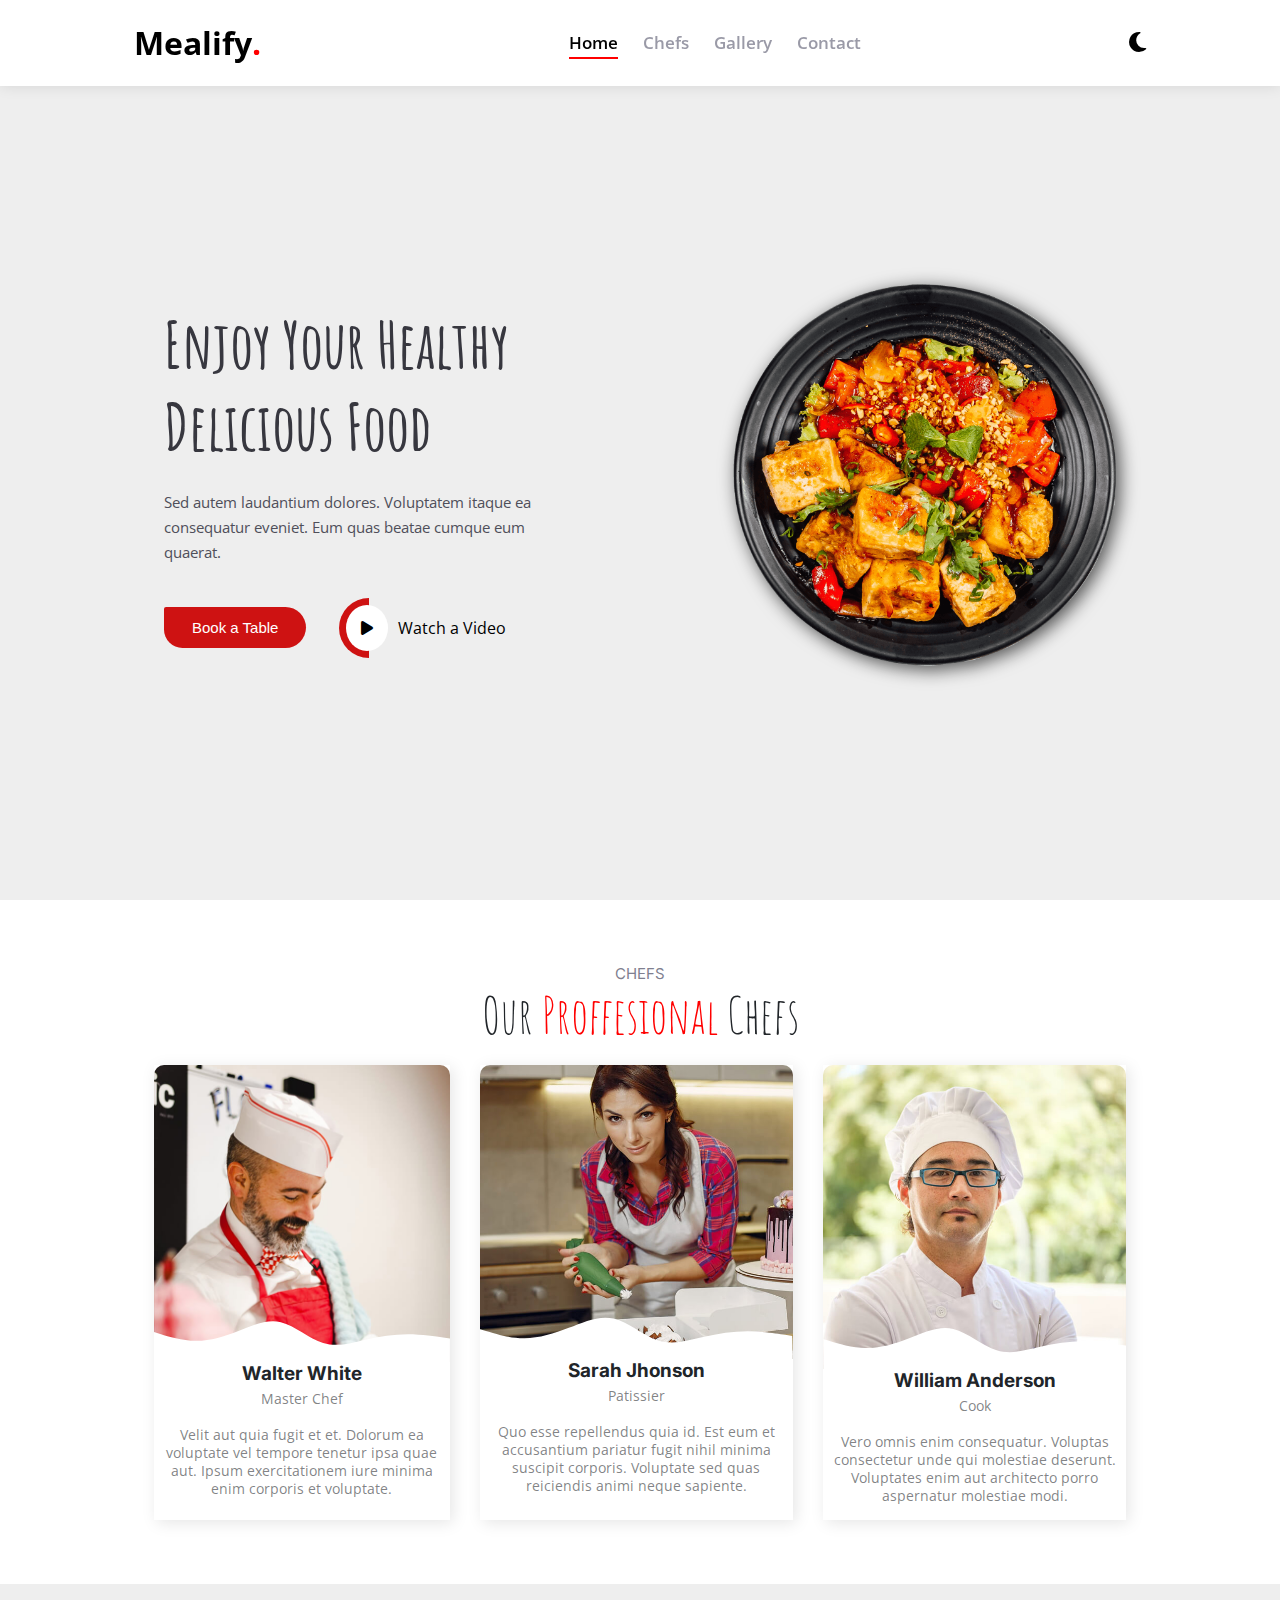
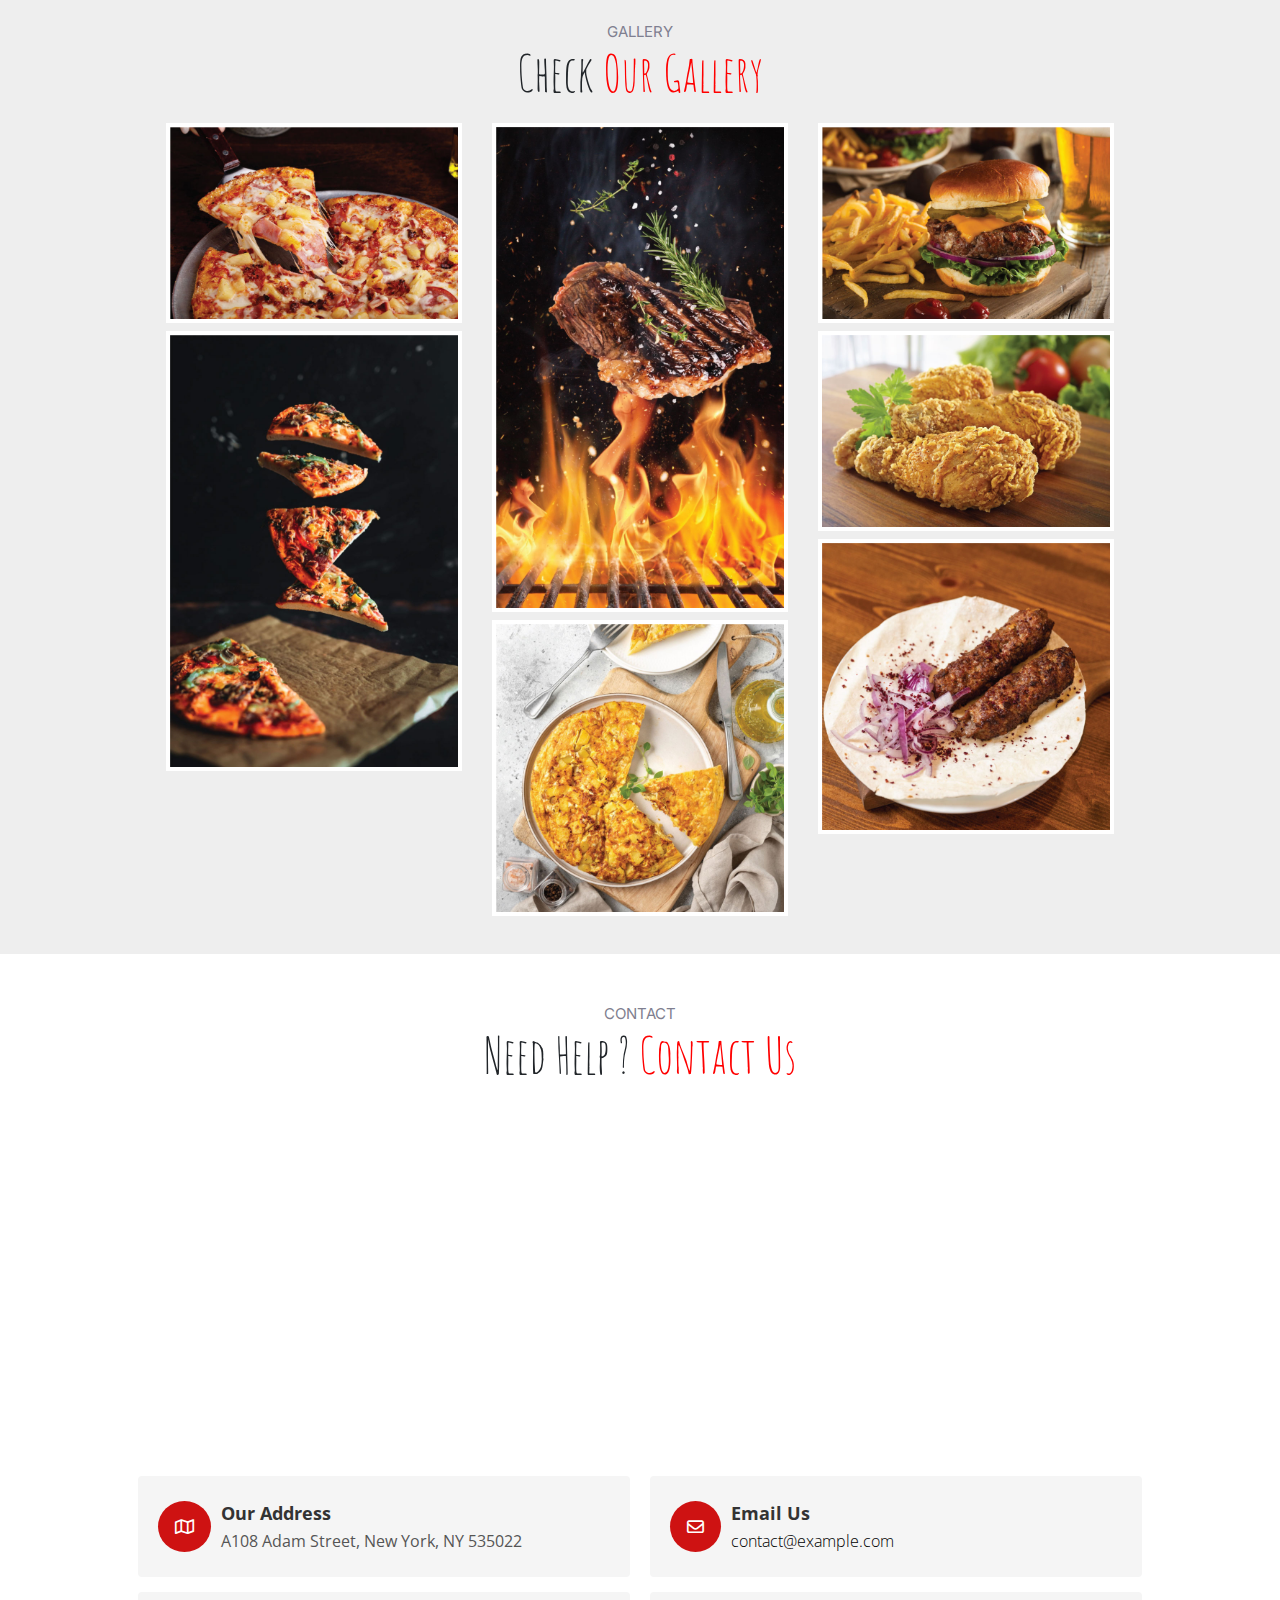
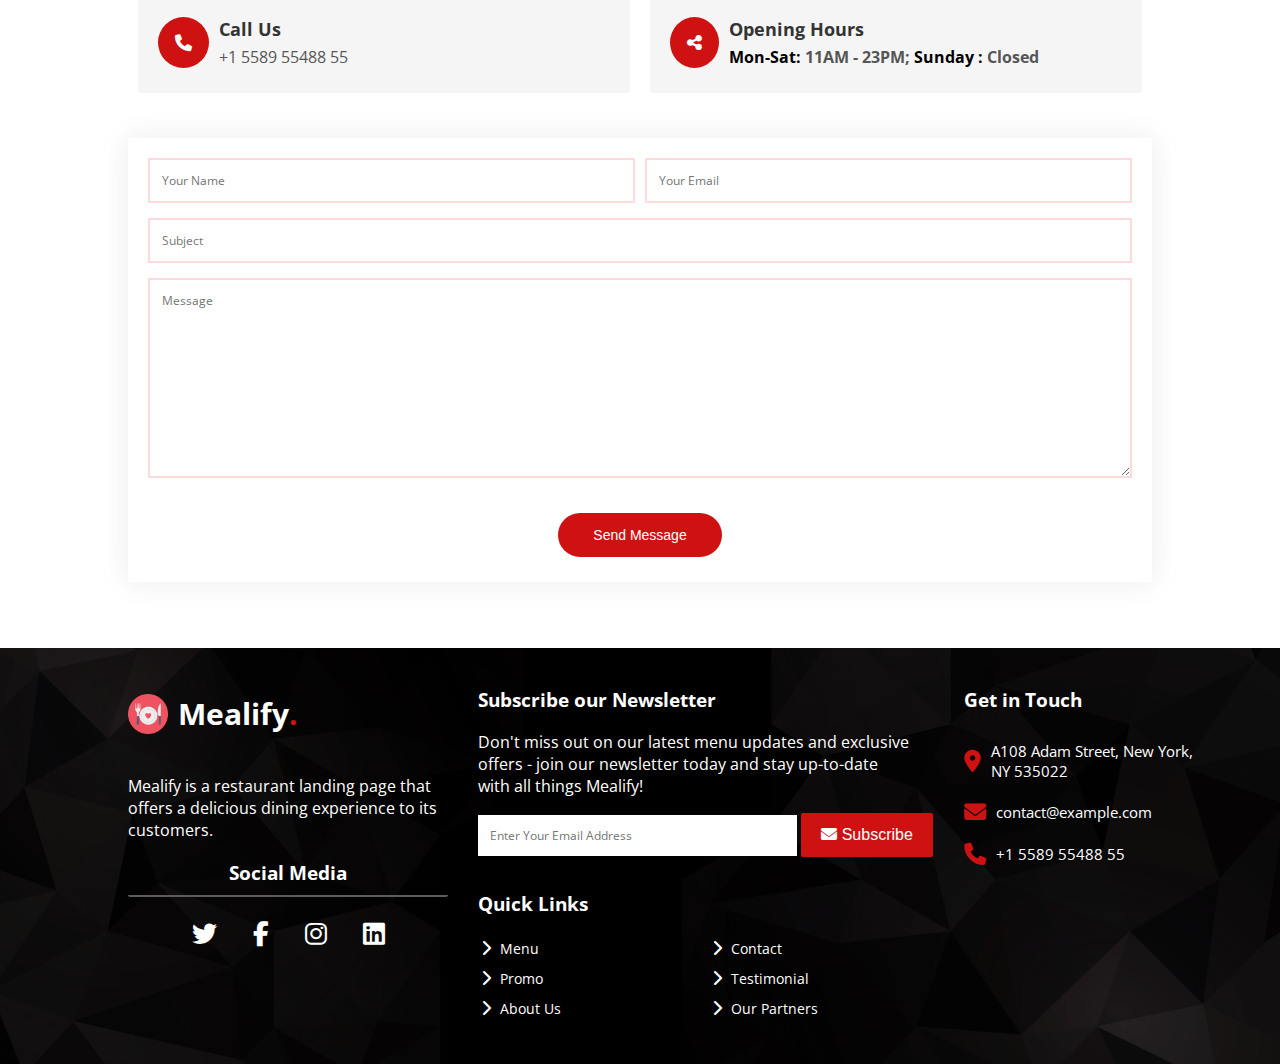
<file: index.html>
<html>
    <head>
        <meta name="viewport" content="width=device-width, initial-scale=1.0">
        <link rel="preconnect" href="https://fonts.googleapis.com" />
        <link rel="preconnect" href="https://fonts.gstatic.com" crossorigin />
        <link href="https://fonts.googleapis.com/css2?family=Amatic+SC:wght@400;700&family=Open+Sans:ital,wght@0,300..800;1,300..800&display=swap" rel="stylesheet"/>

        <link rel="preconnect" href="https://fonts.googleapis.com">
        <link rel="preconnect" href="https://fonts.gstatic.com" crossorigin>
        <link href="https://fonts.googleapis.com/css2?family=Inter:ital,opsz,wght@0,14..32,100..900;1,14..32,100..900&display=swap" rel="stylesheet">

        <link rel="stylesheet" href="Constants/fontawesome/css/all.min.css"/>
        <link rel="stylesheet" href="style.css" />
        <link rel="stylesheet" href="responsive.css">
    </head>
    <body>


    <div class="header">
        <div class="container">
            <div class="nav-bar">
                <h1><a href="#">Mealify</a></h1>
                <ul>
                    <li class="home"><a href="#Home">Home</a></li>
                    <li><a href="#Chefs">Chefs</a></li>
                    <li><a href="#gallery">Gallery</a></li>
                    <li><a href="#Contact">Contact</a></li>
                </ul>
                <div class="icons">
                    <a href="dark.html"><i class="fa-solid fa-moon"></i></a>
                    <a href="#" class="menu-bar"><i class="fa-solid fa-bars"></i></a>
                </div>
            </div>
        </div>
        <div id="Home" class="header-content">
            <div class="container">
              <div class="header-texts">
                <h2>Enjoy Your Healthy Delicious Food</h2>
                <p> Sed autem laudantium dolores. Voluptatem itaque ea consequatur eveniet. Eum quas beatae cumque eum quaerat. </p>
                <div class="header-btn">
                    <button>Book a Table</button>
                    <div class="video-icon">
                      <a href="#"><i class="fa-solid fa-play"></i></a>
                    </div>
                    <a href="#">Watch a Video</a>
                </div>
              </div>
              <div class="header-image">
                <img src="imgs/hero-img.png" alt="salad" />
              </div>
            </div>
        </div>
    </div>

    <!--     chef     -->

    <div id="Chefs" class="chefs">
        <div class="container">
          <div class="pro-texts">
            <h2>CHEFS</h2>
            <p>Our <span>Proffesional</span> Chefs</p>
          </div>
          <div class="chef-cards">
            <div class="group-chef">
              <div class="chef-photo">
                <div class="photo-pro">
                  <img src="imgs/chefs-1.jpg" alt="chef" />
                  <svg xmlns="http://www.w3.org/2000/svg" viewBox="0 0 1440 320"><path fill="#fff" fill-opacity="1" d="M0,160L34.3,170.7C68.6,181,137,203,206,202.7C274.3,203,343,181,411,154.7C480,128,549,96,617,112C685.7,128,754,192,823,213.3C891.4,235,960,213,1029,197.3C1097.1,181,1166,171,1234,170.7C1302.9,171,1371,181,1406,186.7L1440,192L1440,320L1405.7,320C1371.4,320,1303,320,1234,320C1165.7,320,1097,320,1029,320C960,320,891,320,823,320C754.3,320,686,320,617,320C548.6,320,480,320,411,320C342.9,320,274,320,206,320C137.1,320,69,320,34,320L0,320Z"></path></svg>
                  <div class="icon-pro">
                    <a href="#"><i class="fa-brands fa-twitter"></i></a>
                    <a href="#"><i class="fa-brands fa-facebook-f"></i></a>
                    <a href="#"><i class="fa-brands fa-instagram"></i></a>
                    <a href="#"><i class="fa-brands fa-linkedin"></i></a>
                  </div>
                </div>
                <div class="chef-text">
                  <h3>Walter White</h3>
                  <p class="text-p">Master Chef</p>
                  <p>
                    Velit aut quia fugit et et. Dolorum ea voluptate vel tempore
                    tenetur ipsa quae aut. Ipsum exercitationem iure minima enim
                    corporis et voluptate.
                  </p>
                </div>
              </div>
            </div>
            <div class="group-chef">
              <div class="chef-photo">
                <div class="photo-pro">
                  <img class="photo-hg" src="imgs/chefs-2.jpg" alt="chef" />
                  <svg xmlns="http://www.w3.org/2000/svg" viewBox="0 0 1440 320"><path fill="#fff" fill-opacity="1" d="M0,160L34.3,170.7C68.6,181,137,203,206,202.7C274.3,203,343,181,411,154.7C480,128,549,96,617,112C685.7,128,754,192,823,213.3C891.4,235,960,213,1029,197.3C1097.1,181,1166,171,1234,170.7C1302.9,171,1371,181,1406,186.7L1440,192L1440,320L1405.7,320C1371.4,320,1303,320,1234,320C1165.7,320,1097,320,1029,320C960,320,891,320,823,320C754.3,320,686,320,617,320C548.6,320,480,320,411,320C342.9,320,274,320,206,320C137.1,320,69,320,34,320L0,320Z"></path></svg>
                  <div class="icon-pro">
                    <a href="#"><i class="fa-brands fa-twitter"></i></a>
                    <a href="#"><i class="fa-brands fa-facebook-f"></i></a>
                    <a href="#"><i class="fa-brands fa-instagram"></i></a>
                    <a href="#"><i class="fa-brands fa-linkedin"></i></a>
                  </div>
                </div>
                <div class="chef-text">
                  <h3>Sarah Jhonson</h3>
                  <p class="text-p">Patissier</p>
                  <p>
                    Quo esse repellendus quia id. Est eum et accusantium pariatur
                    fugit nihil minima suscipit corporis. Voluptate sed quas
                    reiciendis animi neque sapiente.
                  </p>
                </div>
              </div>
            </div>
            <div class="group-chef">
              <div class="chef-photo">
                <div class="photo-pro">
                  <img src="imgs/chefs-3.jpg" alt="chef" />
                  <svg xmlns="http://www.w3.org/2000/svg" viewBox="0 0 1440 320"><path fill="#fff" fill-opacity="1" d="M0,160L34.3,170.7C68.6,181,137,203,206,202.7C274.3,203,343,181,411,154.7C480,128,549,96,617,112C685.7,128,754,192,823,213.3C891.4,235,960,213,1029,197.3C1097.1,181,1166,171,1234,170.7C1302.9,171,1371,181,1406,186.7L1440,192L1440,320L1405.7,320C1371.4,320,1303,320,1234,320C1165.7,320,1097,320,1029,320C960,320,891,320,823,320C754.3,320,686,320,617,320C548.6,320,480,320,411,320C342.9,320,274,320,206,320C137.1,320,69,320,34,320L0,320Z"></path></svg>
                  <div class="icon-pro">
                    <a href="#"><i class="fa-brands fa-twitter"></i></a>
                    <a href="#"><i class="fa-brands fa-facebook-f"></i></a>
                    <a href="#"><i class="fa-brands fa-instagram"></i></a>
                    <a href="#"><i class="fa-brands fa-linkedin"></i></a>
                  </div>
                </div>
                <div class="chef-text">
                  <h3>William Anderson</h3>
                  <p class="text-p">Cook</p>
                  <p>
                    Vero omnis enim consequatur. Voluptas consectetur unde qui
                    molestiae deserunt. Voluptates enim aut architecto porro
                    aspernatur molestiae modi.
                  </p>
                </div>
              </div>
            </div>
          </div>
        </div>
    </div>

    <!--     gallery     -->

    <div id="gallery" class="gallery">
      <div class="container">
        <div class="pro-texts">
          <h2>GALLERY</h2>
          <p>Check <span> Our Gallery </span></p>
        </div>
        <div class="gallery-group">
          <div class="gallery-box ">
            <div class="gallery-img">
              <img src="imgs/meal-1.jpg" alt="Pizza" />
              <div class="overlay">
                <h3>Pizza</h3>
                <p>Hawaiian pizza with ham and pineapple</p>
              </div>
            </div>
            <div class="gallery-img">
              <img src="imgs/meal-4.jpg" alt="Levitation pizza" />
              <div class="overlay">
                <h3>Levitation pizza</h3>
                <p>Hawaiian pizza with ham and pineapple</p>
              </div>
            </div>
          </div>
          <div class="gallery-box ">
            <div class="gallery-img">
              <img src="imgs/meal-2.jpg" alt="Beef steaks" />
              <div class="overlay">
                <h3>Beef steaks</h3>
                <p>
                  Tasty beef steaks flying above cast iron grate with fire
                  flames.
                </p>
              </div>
            </div>
            <div class="gallery-img">
              <img src="imgs/meal-7.jpg" alt="Frittata" />
              <div class="overlay">
                <h3>Frittata</h3>
                <p>Frittata or potato pie in a ceramic plate</p>
              </div>
            </div>
          </div>
          <div class="gallery-box">
            <div class="gallery-img">
              <img src="imgs/meal-3.jpg" alt="Burger" />
              <div class="overlay">
                <h3>Burger</h3>
                <p>Grass-fed bison hamburger with chips & beer</p>
              </div>
            </div>
            <div class="gallery-img">
              <img src="imgs/meal-5.jpg" alt="Crispy Fried Chicken" />
              <div class="overlay">
                <h3>Crispy Fried Chicken</h3>
                <p>
                  Golden brown chicken legs with a crunchy coating and juicy
                  meat
                </p>
              </div>
            </div>
            <div class="gallery-img">
              <img src="imgs/meal-6.jpg" alt="Lyulya kebab" />
              <div class="overlay">
                <h3>Lyulya kebab</h3>
                <p>
                  Tender and juicy skewers of ground lamb or beef, flavored with
                  aromatic spices and herbs
                </p>
              </div>
            </div>
          </div>
        </div>
      </div>
    </div>

    <!--    contact    -->

    <div id="Contact" class="contact">
      <div class="container">
        <div class="pro-texts">
          <h2>CONTACT</h2>
          <p>Need Help ? <span> Contact Us </span></p>
        </div>
        <div class="contact-box">
          <div class="iframe">
            <iframe
              src="https://www.google.com/maps/embed?pb=!1m18!1m12!1m3!1d55247.98988816921!2d31.24844144863282!3d30.065552599999993!2m3!1f0!2f0!3f0!3m2!1i1024!2i768!4f13.1!3m3!1m2!1s0x14583fccc4e5bfc5%3A0xc551dcd71cfb036c!2sRoute%20Academy!5e0!3m2!1sen!2seg!4v1728526857382!5m2!1sen!2seg"
              width="100%"
              height="35%"
              style="border: 0"
              allowfullscreen=""
              loading="lazy"
              referrerpolicy="no-referrer-when-downgrade"></iframe>
          </div>
          <div class="details">
            <div class="details-one">
              <div class="item-cont">
                <i class="fa-regular fa-map"></i>
                <div class="details-text">
                  <h3>Our Address</h3>
                <p>A108 Adam Street, New York, NY 535022</p>
                </div>
              </div>
              <div class="item-cont">
                <i class="fa-solid fa-phone"></i>
                <div class="details-text">
                  <h3>Call Us</h3>
                <p>+1 5589 55488 55</p>
                </div>
              </div>
            </div>
            <div class="details-two">
              <div class="item-cont">
                <i class="fa-regular fa-envelope"></i>
                <div class="details-text">
                  <h3>Email Us</h3>
                  <a href="#">contact@example.com</a>
                </div>
              </div>
              <div class="item-cont">
                <i class="fa-solid fa-share-nodes"></i>
                <div class="details-text">
                  <h3>Opening Hours</h3>
                  <p class="vip">
                    <span>Mon-Sat:</span> 11AM - 23PM; <span>Sunday : </span> Closed
                  </p>
                </div>
              </div>
            </div>
          </div>
          

          <form>
            <div class="input-form">
              <input type="text" placeholder="Your Name" name="name" required />
              <input
                type="email"
                placeholder="Your Email"
                name="email"
                required/>
            </div>
            <input type="text" placeholder="Subject" name="subject" />
            <textarea placeholder="Message" name="message"></textarea>
            <button class="btn-main" type="submit">Send Message</button>
          </form>
        </div>
      </div>
    </div>

    <!-- footer -->

    <div class="footer">
      <div class="container">
        <div class="foot-group">
          <div class="foot-one">
            <div class="foot-item">
              <img src="imgs/favicon.png" alt="food-icon" />
              <h2>Mealify</h2>
            </div>
            <p>
              Mealify is a restaurant landing page that offers a delicious
              dining experience to its customers.
            </p>
            <h3>Social Media</h3>
            <div class="icon-foot">
              <a href="#"><i class="fa-brands fa-twitter"></i></a>
              <a href="#"><i class="fa-brands fa-facebook-f"></i></a>
              <a href="#"><i class="fa-brands fa-instagram"></i></a>
              <a href="#"><i class="fa-brands fa-linkedin"></i></a>
            </div>
          </div>
          <div class="foot-two">
            <div class="subscribe-box">
              <h3>Subscribe our Newsletter</h3>
              <p>
                Don't miss out on our latest menu updates and exclusive offers -
                join our newsletter today and stay up-to-date with all things
                Mealify!
              </p>
              <div class="sub">
                <input
                  type="email"
                  name="email"
                  placeholder="Enter Your Email Address"/>
                <button type="submit">
                  <i class="fa-solid fa-envelope"></i> Subscribe
                </button>
              </div>
            </div>
            <div class="quick">
              <h3>Quick Links</h3>
              <div class="quick-links">
                <div class="quick-one">
                  <ul>
                    <li>
                      <i class="fa-solid fa-chevron-right"></i>
                      <a href="">Menu</a>
                    </li>
                    <li>
                      <i class="fa-solid fa-chevron-right"></i>
                      <a href="">Promo</a>
                    </li>
                    <li>
                      <i class="fa-solid fa-chevron-right"></i>
                      <a href="">About Us</a>
                    </li>
                  </ul>
                </div>
                <div class="quick-two">
                  <ul>
                    <li>
                      <i class="fa-solid fa-chevron-right"></i>
                      <a href="">Contact</a>
                    </li>
                    <li>
                      <i class="fa-solid fa-chevron-right"></i>
                      <a href="">Testimonial</a>
                    </li>
                    <li>
                      <i class="fa-solid fa-chevron-right"></i>
                      <a href="">Our Partners</a>
                    </li>
                  </ul>
                </div>
              </div>
            </div>
          </div>
          <div class="foot-three">
            <h3>Get in Touch</h3>
            <ul>
              <li>
                <i class="fa-solid fa-location-dot"></i>
                <span>A108 Adam Street, New York, NY 535022 </span>
              </li>
              <li>
                <i class="fa-solid fa-envelope"></i>
                <a href="mailto:contact@example.com">contact@example.com</a>
              </li>
              <li>
                <i class="fa-solid fa-phone"></i>
                <a href="tel:+1 5589 55488 55">+1 5589 55488 55</a>
              </li>
            </ul>
          </div>
        </div>
      </div>
    </div>


    </body>
</html>
</file>
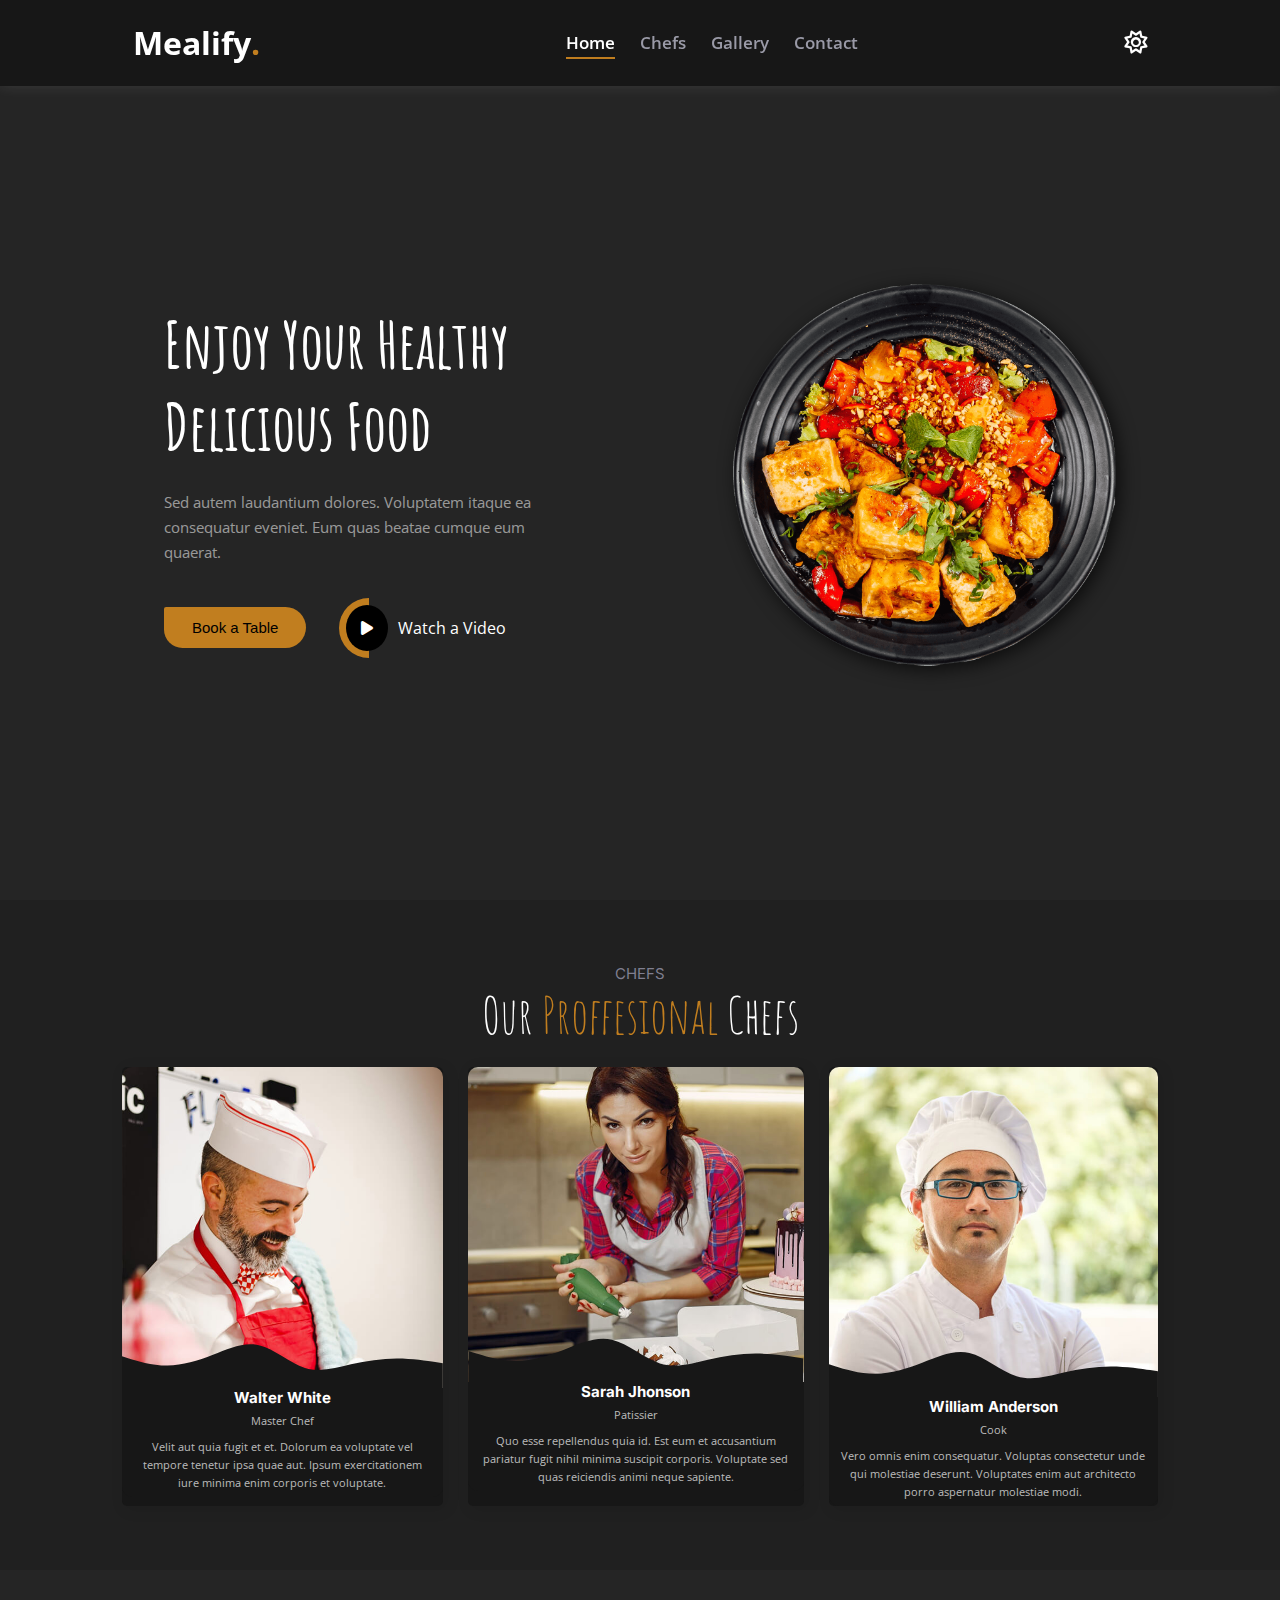
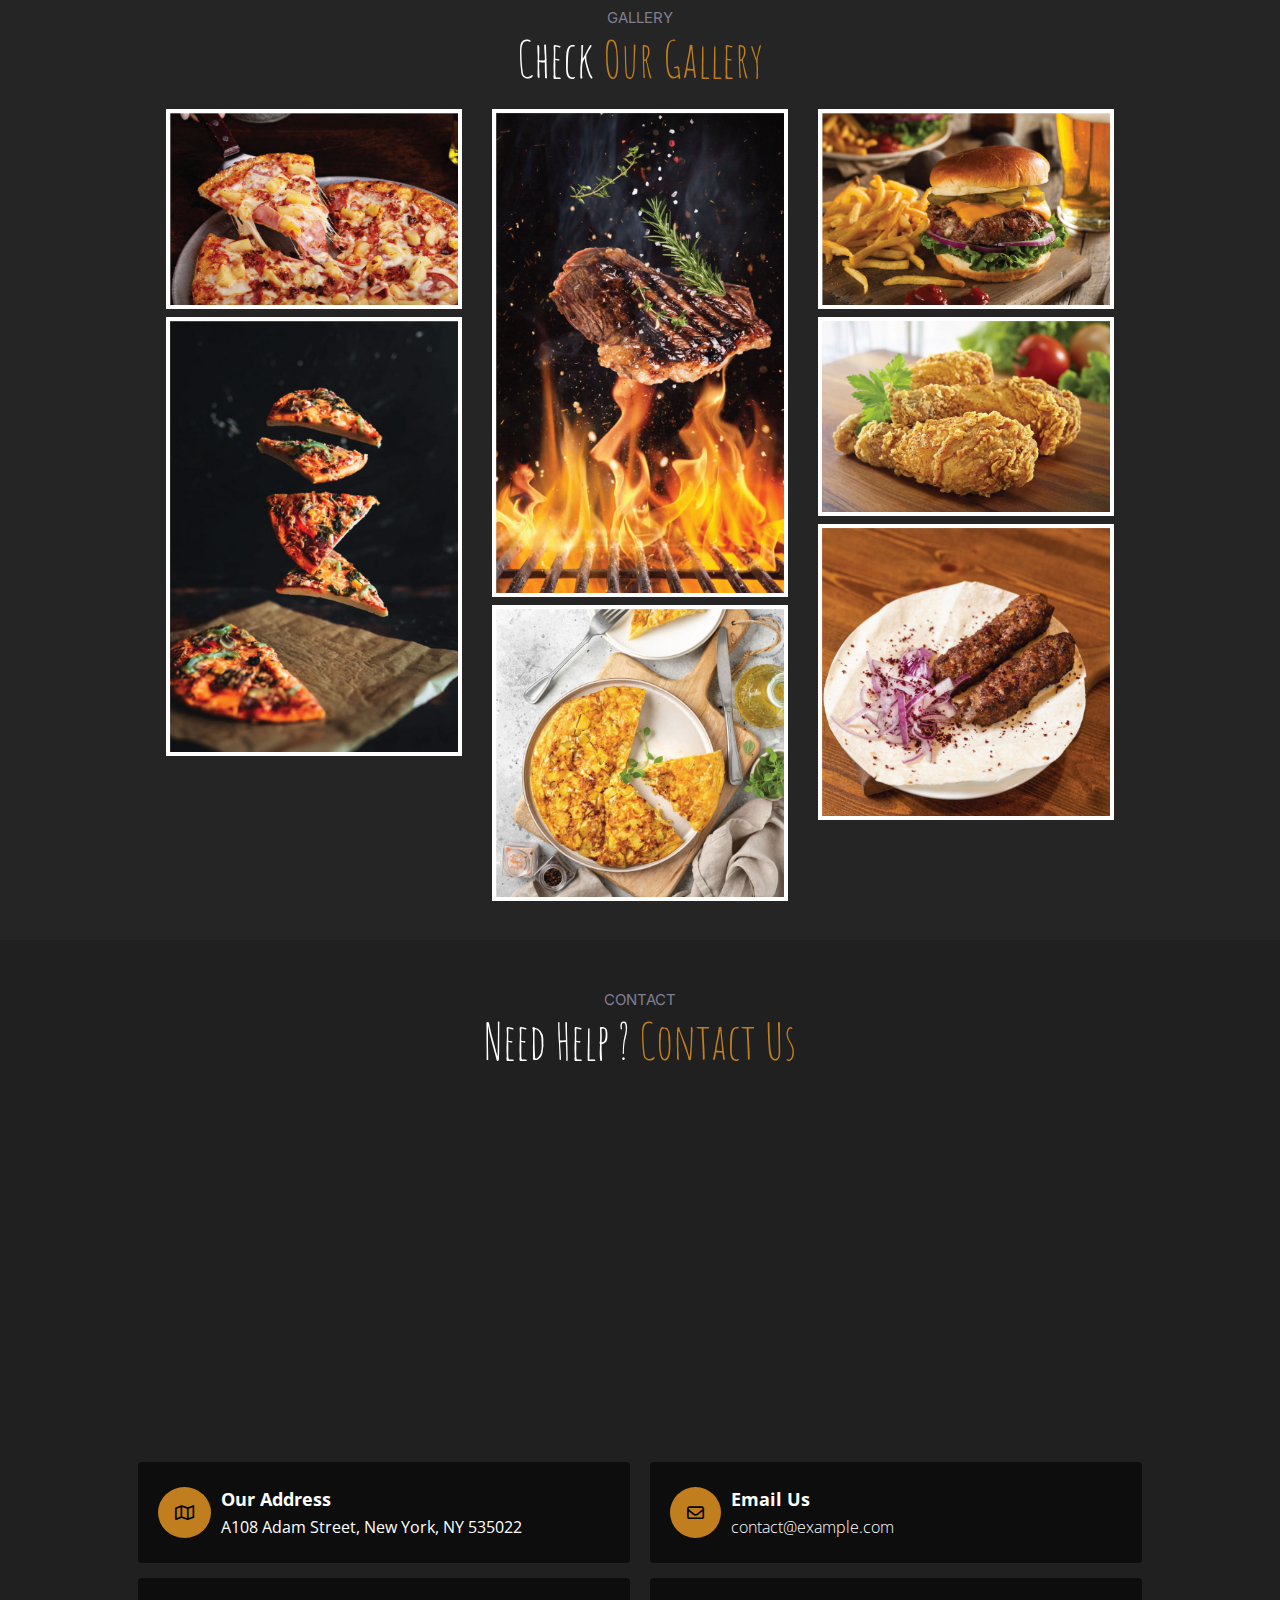
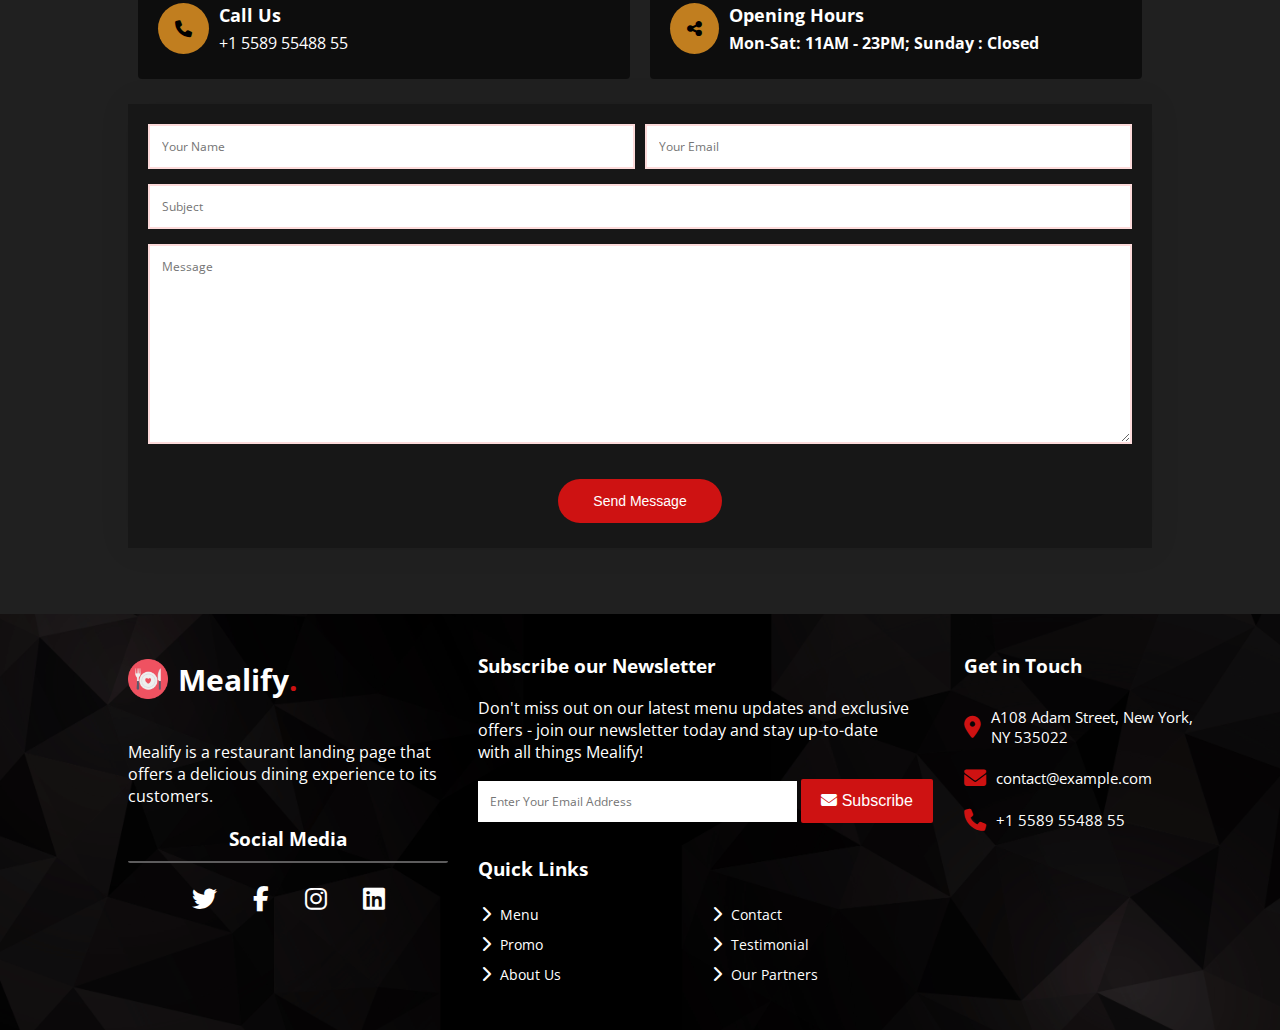
<file: dark.html>
<html>
    <head>
        <meta name="viewport" content="width=device-width, initial-scale=1.0">
        <link rel="preconnect" href="https://fonts.googleapis.com" />
        <link rel="preconnect" href="https://fonts.gstatic.com" crossorigin />
        <link href="https://fonts.googleapis.com/css2?family=Amatic+SC:wght@400;700&family=Open+Sans:ital,wght@0,300..800;1,300..800&display=swap" rel="stylesheet"/>

        <link rel="preconnect" href="https://fonts.googleapis.com">
        <link rel="preconnect" href="https://fonts.gstatic.com" crossorigin>
        <link href="https://fonts.googleapis.com/css2?family=Inter:ital,opsz,wght@0,14..32,100..900;1,14..32,100..900&display=swap" rel="stylesheet">

        <link rel="stylesheet" href="Constants/fontawesome/css/all.min.css"/>
        <link rel="stylesheet" href="dark.css" />
        <link rel="stylesheet" href="responsive.css">
    </head>
    <body>


    <div class="header">
        <div class="container">
            <div class="nav-bar">
                <h1><a href="#">Mealify</a></h1>
                <ul>
                    <li class="home"><a href="#Home">Home</a></li>
                    <li><a href="#Chefs">Chefs</a></li>
                    <li><a href="#gallery">Gallery</a></li>
                    <li><a href="#Contact">Contact</a></li>
                </ul>
                <div class="icons">
                    <a href="index.html"><i class="fa-regular fa-sun"></i></a>
                    <a href="#" class="menu-bar"><i class="fa-solid fa-bars"></i></a>
                </div>
            </div>
        </div>
        <div id="Home" class="header-content">
            <div class="container">
            <div class="header-texts">
                <h2>Enjoy Your Healthy Delicious Food</h2>
                <p> Sed autem laudantium dolores. Voluptatem itaque ea consequatur eveniet. Eum quas beatae cumque eum quaerat. </p>
                <div class="header-btn">
                    <button>Book a Table</button>
                    <div class="video-icon">
                    <a href="#"><i class="fa-solid fa-play"></i></a>
                    </div>
                    <a href="#">Watch a Video</a>
                </div>
            </div>
            <div class="header-image">
                <img src="imgs/hero-img.png" alt="salad" />
            </div>
            </div>
        </div>
    </div>

    <!--     chef     -->

    <div id="Chefs" class="chefs">
        <div class="container">
        <div class="pro-texts">
            <h2>CHEFS</h2>
            <p>Our <span>Proffesional</span> Chefs</p>
        </div>
        <div class="chef-cards">
            <div class="group-chef">
            <div class="chef-photo">
                <div class="photo-pro">
                <img src="imgs/chefs-1.jpg" alt="chef" />
                <svg xmlns="http://www.w3.org/2000/svg" viewBox="0 0 1440 320"><path fill="#171717" fill-opacity="1" d="M0,160L34.3,170.7C68.6,181,137,203,206,202.7C274.3,203,343,181,411,154.7C480,128,549,96,617,112C685.7,128,754,192,823,213.3C891.4,235,960,213,1029,197.3C1097.1,181,1166,171,1234,170.7C1302.9,171,1371,181,1406,186.7L1440,192L1440,320L1405.7,320C1371.4,320,1303,320,1234,320C1165.7,320,1097,320,1029,320C960,320,891,320,823,320C754.3,320,686,320,617,320C548.6,320,480,320,411,320C342.9,320,274,320,206,320C137.1,320,69,320,34,320L0,320Z"></path></svg>
                <div class="icon-pro">
                    <a href="#"><i class="fa-brands fa-twitter"></i></a>
                    <a href="#"><i class="fa-brands fa-facebook-f"></i></a>
                    <a href="#"><i class="fa-brands fa-instagram"></i></a>
                    <a href="#"><i class="fa-brands fa-linkedin"></i></a>
                </div>
                </div>
                <div class="chef-text">
                <h3>Walter White</h3>
                <p class="text-p">Master Chef</p>
                <p>
                    Velit aut quia fugit et et. Dolorum ea voluptate vel tempore
                    tenetur ipsa quae aut. Ipsum exercitationem iure minima enim
                    corporis et voluptate.
                </p>
                </div>
            </div>
            </div>
            <div class="group-chef">
            <div class="chef-photo">
                <div class="photo-pro">
                <img class="photo-hg" src="imgs/chefs-2.jpg" alt="chef" />
                <svg xmlns="http://www.w3.org/2000/svg" viewBox="0 0 1440 320"><path fill="#171717" fill-opacity="1" d="M0,160L34.3,170.7C68.6,181,137,203,206,202.7C274.3,203,343,181,411,154.7C480,128,549,96,617,112C685.7,128,754,192,823,213.3C891.4,235,960,213,1029,197.3C1097.1,181,1166,171,1234,170.7C1302.9,171,1371,181,1406,186.7L1440,192L1440,320L1405.7,320C1371.4,320,1303,320,1234,320C1165.7,320,1097,320,1029,320C960,320,891,320,823,320C754.3,320,686,320,617,320C548.6,320,480,320,411,320C342.9,320,274,320,206,320C137.1,320,69,320,34,320L0,320Z"></path></svg>
                <div class="icon-pro">
                    <a href="#"><i class="fa-brands fa-twitter"></i></a>
                    <a href="#"><i class="fa-brands fa-facebook-f"></i></a>
                    <a href="#"><i class="fa-brands fa-instagram"></i></a>
                    <a href="#"><i class="fa-brands fa-linkedin"></i></a>
                </div>
                </div>
                <div class="chef-text">
                <h3>Sarah Jhonson</h3>
                <p class="text-p">Patissier</p>
                <p>
                    Quo esse repellendus quia id. Est eum et accusantium pariatur
                    fugit nihil minima suscipit corporis. Voluptate sed quas
                    reiciendis animi neque sapiente.
                </p>
                </div>
            </div>
            </div>
            <div class="group-chef">
            <div class="chef-photo">
                <div class="photo-pro">
                <img src="imgs/chefs-3.jpg" alt="chef" />
                <svg xmlns="http://www.w3.org/2000/svg" viewBox="0 0 1440 320"><path fill="#171717" fill-opacity="1" d="M0,160L34.3,170.7C68.6,181,137,203,206,202.7C274.3,203,343,181,411,154.7C480,128,549,96,617,112C685.7,128,754,192,823,213.3C891.4,235,960,213,1029,197.3C1097.1,181,1166,171,1234,170.7C1302.9,171,1371,181,1406,186.7L1440,192L1440,320L1405.7,320C1371.4,320,1303,320,1234,320C1165.7,320,1097,320,1029,320C960,320,891,320,823,320C754.3,320,686,320,617,320C548.6,320,480,320,411,320C342.9,320,274,320,206,320C137.1,320,69,320,34,320L0,320Z"></path></svg>
                <div class="icon-pro">
                    <a href="#"><i class="fa-brands fa-twitter"></i></a>
                    <a href="#"><i class="fa-brands fa-facebook-f"></i></a>
                    <a href="#"><i class="fa-brands fa-instagram"></i></a>
                    <a href="#"><i class="fa-brands fa-linkedin"></i></a>
                </div>
                </div>
                <div class="chef-text">
                <h3>William Anderson</h3>
                <p class="text-p">Cook</p>
                <p>
                    Vero omnis enim consequatur. Voluptas consectetur unde qui
                    molestiae deserunt. Voluptates enim aut architecto porro
                    aspernatur molestiae modi.
                </p>
                </div>
            </div>
            </div>
        </div>
        </div>
    </div>

    <!--     gallery     -->

    <div id="gallery" class="gallery">
    <div class="container">
        <div class="pro-texts">
        <h2>GALLERY</h2>
        <p>Check <span> Our Gallery </span></p>
        </div>
        <div class="gallery-group">
        <div class="gallery-box ">
            <div class="gallery-img">
            <img src="imgs/meal-1.jpg" alt="Pizza" />
            <div class="overlay">
                <h3>Pizza</h3>
                <p>Hawaiian pizza with ham and pineapple</p>
            </div>
            </div>
            <div class="gallery-img">
            <img src="imgs/meal-4.jpg" alt="Levitation pizza" />
            <div class="overlay">
                <h3>Levitation pizza</h3>
                <p>Hawaiian pizza with ham and pineapple</p>
            </div>
            </div>
        </div>
        <div class="gallery-box ">
            <div class="gallery-img">
            <img src="imgs/meal-2.jpg" alt="Beef steaks" />
            <div class="overlay">
                <h3>Beef steaks</h3>
                <p>
                Tasty beef steaks flying above cast iron grate with fire
                flames.
                </p>
            </div>
            </div>
            <div class="gallery-img">
            <img src="imgs/meal-7.jpg" alt="Frittata" />
            <div class="overlay">
                <h3>Frittata</h3>
                <p>Frittata or potato pie in a ceramic plate</p>
            </div>
            </div>
        </div>
        <div class="gallery-box">
            <div class="gallery-img">
            <img src="imgs/meal-3.jpg" alt="Burger" />
            <div class="overlay">
                <h3>Burger</h3>
                <p>Grass-fed bison hamburger with chips & beer</p>
            </div>
            </div>
            <div class="gallery-img">
            <img src="imgs/meal-5.jpg" alt="Crispy Fried Chicken" />
            <div class="overlay">
                <h3>Crispy Fried Chicken</h3>
                <p>
                Golden brown chicken legs with a crunchy coating and juicy
                meat
                </p>
            </div>
            </div>
            <div class="gallery-img">
            <img src="imgs/meal-6.jpg" alt="Lyulya kebab" />
            <div class="overlay">
                <h3>Lyulya kebab</h3>
                <p>
                Tender and juicy skewers of ground lamb or beef, flavored with
                aromatic spices and herbs
                </p>
            </div>
            </div>
        </div>
        </div>
    </div>
    </div>

    <!--    contact    -->

    <div id="Contact" class="contact">
    <div class="container">
        <div class="pro-texts">
        <h2>CONTACT</h2>
        <p>Need Help ? <span> Contact Us </span></p>
        </div>
        <div class="contact-box">
        <div class="iframe">
            <iframe
            src="https://www.google.com/maps/embed?pb=!1m18!1m12!1m3!1d55247.98988816921!2d31.24844144863282!3d30.065552599999993!2m3!1f0!2f0!3f0!3m2!1i1024!2i768!4f13.1!3m3!1m2!1s0x14583fccc4e5bfc5%3A0xc551dcd71cfb036c!2sRoute%20Academy!5e0!3m2!1sen!2seg!4v1728526857382!5m2!1sen!2seg"
            width="100%"
            height="35%"
            style="border: 0"
            allowfullscreen=""
            loading="lazy"
            referrerpolicy="no-referrer-when-downgrade"></iframe>
        </div>
        <div class="details">
            <div class="details-one">
            <div class="item-cont">
                <i class="fa-regular fa-map"></i>
                <div class="details-text">
                <h3>Our Address</h3>
                <p>A108 Adam Street, New York, NY 535022</p>
                </div>
            </div>
            <div class="item-cont">
                <i class="fa-solid fa-phone"></i>
                <div class="details-text">
                <h3>Call Us</h3>
                <p>+1 5589 55488 55</p>
                </div>
            </div>
            </div>
            <div class="details-two">
            <div class="item-cont">
                <i class="fa-regular fa-envelope"></i>
                <div class="details-text">
                <h3>Email Us</h3>
                <a href="#">contact@example.com</a>
                </div>
            </div>
            <div class="item-cont">
                <i class="fa-solid fa-share-nodes"></i>
                <div class="details-text">
                <h3>Opening Hours</h3>
                <p class="vip">
                    <span>Mon-Sat:</span> 11AM - 23PM; <span>Sunday : </span> Closed
                </p>
                </div>
            </div>
            </div>
        </div>
        

        <form>
            <div class="input-form">
            <input type="text" placeholder="Your Name" name="name" required />
            <input
                type="email"
                placeholder="Your Email"
                name="email"
                required/>
            </div>
            <input type="text" placeholder="Subject" name="subject" />
            <textarea placeholder="Message" name="message"></textarea>
            <button class="btn-main" type="submit">Send Message</button>
        </form>
        </div>
    </div>
    </div>

    <!-- footer -->

    <div class="footer">
    <div class="container">
        <div class="foot-group">
        <div class="foot-one">
            <div class="foot-item">
            <img src="imgs/favicon.png" alt="food-icon" />
            <h2>Mealify</h2>
            </div>
            <p>
            Mealify is a restaurant landing page that offers a delicious
            dining experience to its customers.
            </p>
            <h3>Social Media</h3>
            <div class="icon-foot">
            <a href="#"><i class="fa-brands fa-twitter"></i></a>
            <a href="#"><i class="fa-brands fa-facebook-f"></i></a>
            <a href="#"><i class="fa-brands fa-instagram"></i></a>
            <a href="#"><i class="fa-brands fa-linkedin"></i></a>
            </div>
        </div>
        <div class="foot-two">
            <div class="subscribe-box">
            <h3>Subscribe our Newsletter</h3>
            <p>
                Don't miss out on our latest menu updates and exclusive offers -
                join our newsletter today and stay up-to-date with all things
                Mealify!
            </p>
            <div class="sub">
                <input
                type="email"
                name="email"
                placeholder="Enter Your Email Address"/>
                <button type="submit">
                <i class="fa-solid fa-envelope"></i> Subscribe
                </button>
            </div>
            </div>
            <div class="quick">
            <h3>Quick Links</h3>
            <div class="quick-links">
                <div class="quick-one">
                <ul>
                    <li>
                    <i class="fa-solid fa-chevron-right"></i>
                    <a href="">Menu</a>
                    </li>
                    <li>
                    <i class="fa-solid fa-chevron-right"></i>
                    <a href="">Promo</a>
                    </li>
                    <li>
                    <i class="fa-solid fa-chevron-right"></i>
                    <a href="">About Us</a>
                    </li>
                </ul>
                </div>
                <div class="quick-two">
                <ul>
                    <li>
                    <i class="fa-solid fa-chevron-right"></i>
                    <a href="">Contact</a>
                    </li>
                    <li>
                    <i class="fa-solid fa-chevron-right"></i>
                    <a href="">Testimonial</a>
                    </li>
                    <li>
                    <i class="fa-solid fa-chevron-right"></i>
                    <a href="">Our Partners</a>
                    </li>
                </ul>
                </div>
            </div>
            </div>
        </div>
        <div class="foot-three">
            <h3>Get in Touch</h3>
            <ul>
            <li>
                <i class="fa-solid fa-location-dot"></i>
                <span>A108 Adam Street, New York, NY 535022 </span>
            </li>
            <li>
                <i class="fa-solid fa-envelope"></i>
                <a href="mailto:contact@example.com">contact@example.com</a>
            </li>
            <li>
                <i class="fa-solid fa-phone"></i>
                <a href="tel:+1 5589 55488 55">+1 5589 55488 55</a>
            </li>
            </ul>
        </div>
        </div>
    </div>
    </div>


    </body>
</html>
</file>
<file: style.css>
*{
    box-sizing: border-box;
}

body{
    padding: 0;
    margin: 0;
    font-family: "Open Sans", sans-serif;
}

*::selection{
    background-color: #d85454;
    color: white;
}

span{
    color: red;
}

.nav-bar{
    background-color: #ffffff;
    display: flex;
    justify-content: space-around;
    align-items: center;
    position: fixed;
    width: 100%;
    z-index: 200;
    box-shadow: 0px 0px 14px 0px #0000001b;
}

.nav-bar a{
    text-decoration: none;
    color: black;
}

.nav-bar .icons .menu-bar{
    display: none;
}

.nav-bar h1 a::after{
    content: ".";
    color: red;
}

.nav-bar ul li a {
    text-decoration: none;
    font-size: 17px;
    font-weight: 600;
    color: #9a9aa7;
    position: relative; 
}

.nav-bar ul li:nth-child(2) a::after,
.nav-bar ul li:nth-child(3) a::after,
.nav-bar ul li:nth-child(4) a::after {
    content: '';
    position: absolute;
    width: 0;
    height: 2px;
    bottom: -5px;
    left: 0;
    background-color: red;
    transition: all 0.5s ease; 
}

.nav-bar ul li:nth-child(2) a:hover::after,
.nav-bar ul li:nth-child(3) a:hover::after,
.nav-bar ul li:nth-child(4) a:hover::after {
    width: 100%; 
}

.nav-bar ul li:nth-child(2) a:hover,
.nav-bar ul li:nth-child(3) a:hover,
.nav-bar ul li:nth-child(4) a:hover{
    color: black;
}

.nav-bar ul li:nth-child(1) a::after{
    content: '';
    position: absolute;
    width: 100%;
    height: 2px;
    bottom: -5px;
    left: 0;
    background-color: red;
}

.nav-bar ul li {
    list-style: none;
}

.nav-bar ul {
    display: flex;
    gap: 25px;
    color: black;
}

.nav-bar ul li:nth-child(1) a {
    color: black;
}

.nav-bar a i{
    font-size: 23px;
    color: black;
}


/* content */

.header-content{
    min-height: 100vh;
    background-color:#eee;
    display: flex;
    align-items: center;
    justify-content: space-around;
}

.header-content .container{
    width: 85%;
    margin: auto;
    display: flex;
    align-items: center;
    justify-content: space-around;
}

.header-texts{
    width: 35%;
}

.header-texts h2{
    font-family: "Amatic SC", sans-serif;
    font-size: 65px;
    font-weight: 700;
    color: #37373f;
    margin-bottom: 23px;
}

.header-texts p{
    font-size: 15px;
    font-weight: 400;
    color: #4f4f5a;
    margin-bottom: 40px;
    line-height: 25px;
}

.header-content .header-btn button{
    background-color: #ce1212;
    border: none;
    font-size: 15px;
    font-weight: 400;
    padding: 12px 28px;
    color: white;
    border-radius: 5px 50px 50px 45px;
    transition-duration: 0.4s;
}

.header-content .header-btn button:hover{
    background-color: red;
    color: white;
}

.header-content .header-btn{
    display: flex;
    align-items: center;
}

.header-image img{
    width: 88%;
    margin-top: 50px;
    filter: drop-shadow(4px 4px 9px #000a);
}

.container .header-image{
    width: 40%; 
    display: flex;
    justify-content: flex-end;
}

.header-content a{
    color: black;
    text-decoration: none;
    position: relative;
}

.video-icon{
    display: flex;
    align-items: center;
}

.header-content .video-icon i {
    background-color: white;
    padding: 15px;
    border-radius: 50%;
    margin: 0 10px 0 40px;
    position: relative;
    transition: 0.5s;
}

.header-content .video-icon i:hover{
    color: #ce1212;
}

.video-icon a::before{
    content: "";
    width: 60px;
    height: 130%;
    background-image: linear-gradient(to right, #ce1212 50%, transparent 50%);
    position: absolute;
    left: 33px;
    top: -7px;
    border-radius: 50%;
}

.header-btn a{
    transition-duration: 0.5s;
}

.header-btn a:hover{
    color: #ce1212;
}


.header-image:hover{
    animation: shake 0.4s;
    animation-iteration-count: infinite;
}

@keyframes shake {
    0% { transform: translate(1px, 1px) rotate(0deg); }
    25% { transform: translate(-3px, -2px) rotate(2deg);}
    50% { transform: translate(4px, 2px) rotate(0deg);}
    75% { transform: translate(-4px, -1px) rotate(-2deg); }
    100% {  transform: translate(1px, -2px) rotate(0deg); }
}





/*         chefs          */

.chefs .container{
    width: 80%;
    margin: auto;
    padding: 5% 2%;
    text-align: center;
}

.container .pro-texts h2{
    font-family: "Inter", sans-serif;
    font-size: 15px;
    font-weight: 400;
    color: #7f7f90;
    margin: 0;
}

.container .pro-texts p{
    text-decoration: transparent;
    font-size: 50px;
    font-weight: 400;
    color: #212529;
    font-family: "Amatic SC", sans-serif;
    margin: 0 0 10% 0;
}


.container .chef-cards{
    display: flex;
    justify-content: space-around;
    background-color: white;
    gap: 30px;
}

.photo-hg{
    margin-top: -20px;
}


.chef-cards .group-chef{
    box-shadow: 3px 3px 15px 0px rgba(0, 0, 0, 0.1);
}

.photo-pro img{
    width: 100%;
}

.photo-pro{
    position: relative; 
    display: flex;
}

.photo-pro svg{
    width: 100%;
    height: 100%;
    position: absolute;
    top: 90%;
    left: 50%;
    transform: translate(-50%, -50%);
}

.chef-photo{
    overflow: hidden;
    border-radius: 10px;
}

.icon-pro{
    position: absolute;
    top: 20px;
    right: 0px;
    transform: translate(50px);
    display: flex;
    flex-direction: column;
    gap: 15px;
    align-items: center;
    justify-content: center;
    background-color: #ffffff6e;
    padding: 20px 13px;
    border-radius: 5px;
    transition: transform 0.2s 0.4s ease-in;
}

.icon-pro i{
    font-size: 16px;
    color: #37373f66;
    transition: color 0.3s ease-in;
}


.icon-pro i:hover{
    color: rgba(55, 55, 63, 0.9);
}


.chef-photo:hover .icon-pro{
    transform: translate(-8px);
}

.group-chef{
    transition: transform 0.5s ease;
}

.group-chef:hover{
    transform: scale(1.1)
}



.chef-text{
    position: relative;
    top: -5px;
    padding-inline: 10px;
}

.chef-text h3{
    font-family: "Inter", sans-serif;
    color: #212529;
    font-weight: 700;
    font-size: 19px;
    margin: 5px 0;
}

.chef-text .text-p{
    color: #21252992;
    margin-bottom: 8px;
}

.chef-text p{
    font-size: 14px;
    font-weight: 400;
    line-height: 18px;
    color: #21252992;
    margin: 0px;
    padding-bottom: 10px;
}



/*       gallery        */

.gallery .container{
    width: 80%;
    margin: auto;
    padding: 3% 0;
    padding: 3%;
    text-align: center;
}

.gallery{
    background-color:#eee;
}

.container .pro-texts h2{
    font-family: "Inter", sans-serif;
    font-size: 15px;
    font-weight: 400;
    color: #7f7f90;
    margin: 0;
}

.container .pro-texts p{
    text-decoration: transparent;
    font-size: 50px;
    font-weight: 400;
    color: #212529;
    font-family: "Amatic SC", sans-serif;
    margin: 0 0 2% 0;
}


.gallery-group {
    display: flex;
    justify-content: space-between;
    gap: 30px;
}

.gallery-group img {
    width: 100%;
    border: 4px solid white;
}

.gallery-img {
    width: 100%;
    overflow: hidden;
    position: relative;
}

.overlay {
    background-color: rgba(0, 0, 0, 0.6);
    position: absolute;
    top: 120%;
    left: 4px;
    right: 4px;
    bottom: 4px;
    display: flex;
    flex-direction: column;
    justify-content: center;
    align-items: center;
    transition: top 0.3s ease-in-out;
}

.gallery-img:hover .overlay {
    top: 4px;
}

.gallery-box{
    display: flex;
    flex-wrap: wrap;
    flex-direction: column;
    gap: 8px;
}

.gallery-box h3, .gallery-box p {
    color: #dddddd;
    margin: 3px 0;
}

.gallery-box h3{
    font-family: "Inter", sans-serif;
    font-size: 24px;
    font-weight: 700;
}


.gallery-box p{
    font-size: 15px;
    font-family: "Open Sans", sans-serif;
    font-weight: 400;
}


/*   contact   */


.contact { 
    padding: 50px 0;
}

.contact .container{
    width: 80%;
    margin: auto;
    text-align: center;
}

.container .pro-texts h2{
    font-family: "Inter", sans-serif;
    font-size: 15px;
    font-weight: 400;
    color: #7f7f90;
    margin: 0;
}

.container .pro-texts p{
    text-decoration: transparent;
    font-size: 50px;
    font-weight: 400;
    color: #212529;
    font-family: "Amatic SC", sans-serif;
}

.details .item-cont{
    background-color: #f5f5f5;
    padding: 25px 20px;
    border-radius: 4px;
}

.iframe {
    width: 100%;
    margin-bottom: 20px;
}

.iframe iframe {
    width: 98%;
    height: 350px; 
    border: none;
}


.details {
    display: flex;
    justify-content: space-around;
    align-items: flex-start;
}

.details-one,
.details-two {
    width: 48%;
}

.details-two .item-cont a{
    text-decoration: none;
    color: black;
    font-weight: 200;
}

.details-two .item-cont a:hover{
    text-decoration: none;
}

.item-cont {
    display: flex;
    align-items: flex-start;
    margin-bottom: 15px;
}

.item-cont i{
    font-size: 17px;
    background-color: #ce1212;
    color: white;
    padding: 17px;
    border-radius: 50%;
    margin-right: 10px;
}


.details-text {
    display: flex;
    flex-direction: column;
    justify-content: center; 
}

.details-text h3 {
    font-size: 18px;
    color: #333;
    margin: 0; 
    display: flex;
}

.details-text p,
.details-text a {
    font-size: 16px;
    color: #555;
    margin: 5px 0 0 0; 
}

.details-text a:hover {
    text-decoration: underline;
}

.vip {
    font-weight: bold;
}

.vip span {
    color: black;
}



form {
    width: 100%;
    margin-top: 30px;
    padding: 20px;
    box-shadow: 0 0 1.875rem #00000014;
}

form .input-form{
    display: flex;
    gap: 10px;
}

form .input-form input{
    width: 50%;
    padding: 12px;
    margin-bottom: 15px;
    border: 2px solid #fddbdb;
    font-size: 12px;
    font-family: "Open Sans", sans-serif;
}

form input{
    width: 100%;
    padding: 12px;
    margin-bottom: 15px;
    border: 2px solid #fddbdb;
    font-size: 12px;
    font-family: "Open Sans", sans-serif;
}

form textarea{
    width: 100%;
    padding: 12px;
    margin-bottom: 15px;
    border: 2px solid #fddbdb;
    font-size: 12px;
    height: 200px;
    font-family: "Open Sans", sans-serif;
}

form .btn-main{
    padding: 14px 35px;
    margin-bottom: 5px;
    margin-top: 20px;
    border-radius: 50px;
    border: none;
    font-size: 14px;
    font-weight: 200;
    background-color: #ce1212;
}

form input:focus,
form textarea:focus {
    border-color: #ce1212;
    outline: none;
}

form button {
    background-color: #ce1212;
    color: white;
    border: none;
    cursor: pointer;
    font-size: 18px;
}

form button:hover {
    background-color: #e60000;
}



/* footer */


.footer{
    background-image: url(imgs/textured-metal-background.jpg);
    background-blend-mode: darken;
    background-color: rgba(0, 0, 0, 0.363);
    background-position: center;
    background-size: cover;
    margin: 0;
    padding: 20px 0 40px 0;
}

.footer .container{
    width: 80%;
    margin: auto;
}


.container .foot-group{
    display: flex;
    justify-content: space-around;
    gap: 30px;
}

.foot-group .foot-item{
    display: flex;
    align-items: center;
    gap: 10px;
}

.foot-group .foot-item img{
    width: 40px;
    height: 40px;
}

.foot-group .foot-item h2{
    color: white; 
    font-size: 30px;
    font-weight: 700;
}

.foot-group .foot-item h2::after{
    content: ".";
    color: #ce1212;
}

.foot-group {
    color: white;
}

.foot-group .foot-one h3{
    border-bottom: 2px solid #5d5c5d;
    padding-bottom: 10px;
    text-align: center;
    border-radius: 2px;
}

.foot-one .icon-foot{
    text-align: center;  
}

.foot-one .icon-foot a{
    color: white;
    padding: 0 5%;
    font-size: 25px;
}


.foot-group .foot-two .subscribe-box p{
    width: 95%;
    flex-grow: 1;
}

.foot-two .subscribe-box .sub input{
    width: 70%;
    padding: 12px;
    margin-bottom: 15px;
    border: none;
    font-size: 12px;
    font-family: "Open Sans", sans-serif;
} 

.foot-two .subscribe-box .sub input:focus{
    border:none;
    outline: none;
}

.foot-two .subscribe-box .sub button{
    padding: 13px 20px;
    margin-bottom: 15px;
    border-radius: 2px;
    border: none;
    font-size: 16px;
    background-color: #ce1212;
    color: white;
}

.foot-two .quick .quick-links{
    display: flex;
    gap: 5px;
}

.quick .quick-links .quick-one, .quick .quick-links .quick-two{
    width: 50%;
}

.quick-links .quick-one ul , .quick-links .quick-two ul{
    padding: 0;
    margin: 0;
}


.quick-links .quick-one ul li, .quick-links .quick-two ul li{
    list-style: none;
    margin-bottom: 10px;
    padding: 3px;
    margin-bottom: 2px;
}

.quick-links .quick-one ul li:hover, .quick-links .quick-two ul li:hover{
    background-color: rgba(34,34,34,255);
    transform: scale(0.95);
}

.quick-links .quick-one ul li a, .quick-links .quick-two ul li a{
    text-decoration: none;
    color: white;
    font-size: 14px;
}

.quick-links .quick-one ul li i, .quick-links .quick-two ul li i{
    margin-right: 5px;
}

.foot-group .foot-three ul{
    padding: 0;
    margin: 0;
    width: 130%;
}

.foot-group .foot-three ul li{
    list-style: none;
    display: flex;
    gap: 10px;
    align-items: center;
    padding: 10px 0;
} 


.foot-group .foot-three ul li a{
    font-size: 15px;
    color: white;
    text-decoration: none;
} 

.foot-group .foot-three ul li span{
    color: white;
    font-size: 15px;
}

.foot-group .foot-three ul li i{
    font-size: 22px;
    color: #ce1212;
}
</file>
<file: responsive.css>
@media screen and (min-width: 0px) and (max-width: 668px) {

    .nav-bar{
        display: flex;
        justify-content: space-between;
        padding: 0 11%;
    }

    .nav-bar ul{
        display: none;
    }

    .nav-bar a{
        text-decoration: none;
        font-size: 30px;
    }

    .nav-bar .icons .menu-bar{
        display: inline;
        margin-left: 20px;
    }

    .header-content{
        min-height: 60vh;
    }

    .header-content .container{
        display: flex;
        flex-direction: column-reverse;
        padding: 25% 0 20px 0;
    }

    .header-texts{
        width: 75%;
        margin: auto;
        text-align: center;
    }

    .header-texts h2{
        font-size: 45px;
    }

    .header-image img{
        width: 90%;
        margin: 0;
    }
    
    .container .header-image{
        width: 100%;
        display: flex;
        justify-content: center;
    }

    .header-content .header-btn{
        display: flex;
        justify-content: center;
    }

    /*         chefs          */


    .chefs .container{
        width: 90%;
    }

    .container .chef-cards{
        display: block;
        margin: 10px 0;
    }

    .chef-photo{
        margin: 35px 0;
    }

    /* gallery */

    .gallery .container {
        width: 90%;
    }

    .gallery-group {
        flex-direction: column;
        gap: 15px;
    }

    .gallery-box{
        gap: 15px;
    }


    /* contact */

    .contact .container .pro-texts p{
        font-size: 48px;
    }

    .container .details{
        display: flex;
        flex-direction: column;
    }

    .details .details-one, .details .details-two{
        width: 100%;
    }

    form .input-form{
        display: flex;
        gap: 10px;
        flex-direction: column;
    }

    form .input-form input:first-child{
        margin-bottom: 6px;
    }


    form .input-form input{
        width: 100%;
        padding: 12px;
        margin-bottom: 15px;
        font-size: 12px;
        font-family: "Open Sans", sans-serif;
    }


/* footer */
    
.footer .container .foot-group{
    display: flex;
    flex-direction: column;
    gap: 0;
}

.foot-one .icon-foot a{
    padding: 0 9%;
    font-size: 25px;
}

.foot-two .subscribe-box .sub input{
    width: 70%;
    padding: 10px;
} 

.foot-two .subscribe-box .sub button{
    padding: 10px 2%;
}

.foot-three h3{
    margin: 15px 0 5px;
}

.foot-group .foot-three ul{
    width: 100%;
}

}

@media screen and (min-width: 669px) and (max-width: 768px) {    
    .nav-bar{
        display: flex;
        justify-content: space-between;
        padding: 0 11%;
    }

    .nav-bar ul{
        display: none;
    }

    .nav-bar .icons .menu-bar{
        display: inline;
        margin-left: 30px;
    }

    .header-content{
        min-height: 90vh;
    }

    .header-content .container{
        display: flex;
        flex-direction: column-reverse;
        padding: 15% 0 20px 0;
    }

    .header-texts{
        width: 75%;
        margin: auto;
        text-align: center;
    }

    .header-image img{
        width: 80%;
        margin: 0;
    }
    
    .container .header-image{
        width: 100%;
        display: flex;
        justify-content: center;
    }

    .header-content .header-btn{
        display: flex;
        justify-content: center;
    }

        /*         chefs          */


        .chefs .container{
            width: 90%;
        }
    
        .container .chef-cards{
            display: block;
            margin: 10px 0;
        }
    
        .chef-photo{
            margin: 35px 0;
        }

            /*   gallery */

    .gallery .container {
        width: 90%;
    }

    .gallery-group {
        flex-direction: column;
        gap: 15px;
    }

    .gallery-box{
        gap: 15px;
    }


    /* contact */

    .contact .container{
        width: 80%;
    }

    .contact .container .pro-texts p{
        font-size: 48px;
    }

    .details-text h3 {
        font-size: 13px;
        margin: 0;
        justify-content: flex-start; 
        display: flex;
    }

    .details-text p,
    .details-text a {
        font-size: 13px;
        text-align: left;
    }

    .container .details{
        display: flex;
        flex-direction: row;
        gap: 10px;
    }

    .details .details-one, .details .details-two{
        width: 50%;
    }


/* footer */
    
.footer .container .foot-group{
    display: flex;
    flex-direction: column;
    gap: 0;
}

.foot-one .icon-foot a{
    padding: 0 9%;
    font-size: 25px;
}

.foot-two .subscribe-box .sub input{
    width: 70%;
    padding: 10px;
} 

.foot-two .subscribe-box .sub button{
    padding: 10px 2%;
}

.foot-three h3{
    margin: 15px 0 5px;
}

.foot-group .foot-three ul{
    width: 100%;
}

}

@media screen and (min-width: 769px) and (max-width: 992px) {
    .nav-bar{
        display: flex;
        justify-content: space-between;
        padding: 0 11%;
    }

    .nav-bar ul{
        display: none;
    }

    .nav-bar .icons .menu-bar{
        display: inline;
        margin-left: 20px;
    }

    .header-content{
        min-height: 90vh;
    }

    .header-content .container{
        display: flex;
        flex-direction: column-reverse;
        padding: 15% 0 20px 0;
    }

    .header-texts{
        width: 75%;
        margin: auto;
        text-align: center;
    }

    .header-image img{
        width: 80%;
        margin: 0;
    }
    
    .container .header-image{
        width: 100%;
        display: flex;
        justify-content: center;
    }

    .header-content .header-btn{
        display: flex;
        justify-content: center;
    }

        /*         chefs          */

        .container .chef-cards {
            display: grid;
            grid-template-columns: repeat(2, 1fr);
            gap: 30px;
        }


        /*   gallery */

        .gallery .container {
            width: 85%;
        }
    
        .gallery-group {
            flex-direction: column;
            gap: 15px;
        }
    
        .gallery-box{
            gap: 15px;
        }


        /* contact */

    .contact .container{
        width: 80%;
    }

    .contact .container .pro-texts p{
        font-size: 48px;
    }

    .container .details{
        display: flex;
        flex-direction: row;
        gap: 10px;
    }

    .details .details-one, .details .details-two{
        width: 50%;
    }

    .details-text h3 {
        font-size: 14px;
        margin: 0;
        justify-content: flex-start; 
        display: flex;
    }

    .details-text p,
    .details-text a {
        font-size: 12px;
        text-align: left;
    }

    form .input-form{
        display: flex;
        gap: 10px;
        flex-direction: column;
    }

    form .input-form input:first-child{
        margin-bottom: 6px;
    }


    form .input-form input{
        width: 100%;
        padding: 12px;
        margin-bottom: 15px;
        font-size: 12px;
        font-family: "Open Sans", sans-serif;
    }


/* footer */
    
.footer .container .foot-group{
    display: flex;
    flex-direction: column;
    gap: 0;
}

.foot-one .icon-foot a{
    padding: 0 9%;
    font-size: 25px;
}

.foot-two .subscribe-box .sub input{
    width: 70%;
    padding: 10px;
} 

.foot-two .subscribe-box .sub button{
    padding: 10px 2%;
}

.foot-three h3{
    margin: 15px 0 5px;
}

.foot-group .foot-three ul{
    width: 100%;
}

}

@media screen and (min-width: 993px) and (max-width: 1200px) {
    .nav-bar{
        display: flex;
        justify-content: space-between;
        padding: 0 5%;
    }

    .nav-bar .icons .menu-bar{
        display: inline;
        margin-left: 20px;
    }

    .header-content{
        min-height: 80vh;
    }

    .header-content .container{
        display: flex;
        align-items: center;
    }

    .container .chef-cards{
        display: flex;
        justify-content: space-around;
        gap: 30px;
    }

    .header-texts{
        width: 75%;
        margin: auto;
    }

    .header-image img{
        margin-top: 35px;
        width: 65%;
    }
    
    .container .header-image{
        width: 100%;
        display: flex;
        justify-content: flex-end;
    }

    .header-content .header-btn{
        display: flex;
        justify-content: flex-start;
    }



    /*         chefs          */

    /* .container .chef-cards {
        display: grid;
        grid-template-columns: repeat(2, 1fr);
        gap: 30px;
    } */

    .chefs .container{
        width: 90%;
    }


    /*   gallery */

    .gallery .container{
        width: 90%;
    }

    .overlay {
        top: 140%;
        padding: 20px;
    }


    /* contact */

    .contact .container{
        width: 95%;
    }

    .contact .container .pro-texts p{
        font-size: 48px;
    }

    .container .details{
        display: flex;
        flex-direction: row;
        gap: 10px;
    }

    .details .details-one, .details .details-two{
        width: 50%;
    }

    .details-text h3 {
        font-size: 14px;
        margin: 0;
        justify-content: flex-start; 
        display: flex;
    }

    .details-text p,
    .details-text a {
        font-size: 12px;
        text-align: left;
    }

    form .input-form{
        display: flex;
        gap: 10px;
        flex-direction: row;
    }

    form .input-form input{
        width: 50%;
        padding: 12px;
        margin-bottom: 15px;
        font-size: 12px;
        font-family: "Open Sans", sans-serif;
    }


/* footer */

.footer .container{
    width: 90%;
    margin: auto;
}
    
.footer .container .foot-group{
    display: flex;
    flex-direction: column;
    gap: 0;
}

.foot-one .icon-foot a{
    padding: 0 9%;
    font-size: 25px;
}

.foot-two .subscribe-box .sub input{
    width: 70%;
    padding: 10px;
} 

.foot-two .subscribe-box .sub button{
    padding: 10px 2%;
}

.foot-three h3{
    margin: 15px 0 5px;
}

.foot-group .foot-three ul{
    width: 100%;
}

}

@media screen and (min-width: 1201px) {


}
</file>
<file: dark.css>
*{
    box-sizing: border-box;
}

body{
    padding: 0;
    margin: 0;
    font-family: "Open Sans", sans-serif;
}

*::selection{
    background-color: #c17e1f;
    color: black;
}

span{
    color: #c17e1f;
}

.nav-bar{
    background-color: #171717;
    display: flex;
    justify-content: space-around;
    align-items: center;
    position: fixed;
    width: 100%;
    z-index: 200;
    box-shadow: 0px 0px 14px 0px #ffffff1b;
}

.nav-bar a{
    text-decoration: none;
    color: white;
}

.nav-bar .icons .menu-bar{
    display: none;
}

.nav-bar h1 a::after{
    content: ".";
    color: #c17e1f;
}

.nav-bar ul li a {
    text-decoration: none;
    font-size: 17px;
    font-weight: 600;
    color: #9a9aa7;
    position: relative; 
}

.nav-bar ul li:nth-child(2) a::after,
.nav-bar ul li:nth-child(3) a::after,
.nav-bar ul li:nth-child(4) a::after {
    content: '';
    position: absolute;
    width: 0;
    height: 2px;
    bottom: -5px;
    left: 0;
    background-color: #c17e1f;
    transition: all 0.5s ease; 
}

.nav-bar ul li:nth-child(2) a:hover::after,
.nav-bar ul li:nth-child(3) a:hover::after,
.nav-bar ul li:nth-child(4) a:hover::after {
    width: 100%; 
}

.nav-bar ul li:nth-child(2) a:hover,
.nav-bar ul li:nth-child(3) a:hover,
.nav-bar ul li:nth-child(4) a:hover{
    color: white;
}

.nav-bar ul li:nth-child(1) a::after{
    content: '';
    position: absolute;
    width: 100%;
    height: 2px;
    bottom: -5px;
    left: 0;
    background-color: #c17e1f;
}

.nav-bar ul li {
    list-style: none;
}

.nav-bar ul {
    display: flex;
    gap: 25px;
    color: white;
}

.nav-bar ul li:nth-child(1) a {
    color: white;
}

.nav-bar a i{
    font-size: 23px;
    color: white;
}


/* content */

.header-content{
    min-height: 100vh;
    background-color:#252525;
    display: flex;
    align-items: center;
    justify-content: space-around;
}

.header-content .container{
    width: 85%;
    margin: auto;
    display: flex;
    align-items: center;
    justify-content: space-around;
}

.header-texts{
    width: 35%;
}

.header-texts h2{
    font-family: "Amatic SC", sans-serif;
    font-size: 65px;
    font-weight: 700;
    color: white;
    margin-bottom: 23px;
}

.header-texts p{
    font-size: 15px;
    font-weight: 400;
    color: #ffffff8c;
    margin-bottom: 40px;
    line-height: 25px;
}

.header-content .header-btn button{
    background-color: #c17e1f;
    border: none;
    font-size: 15px;
    font-weight: 300;
    padding: 12px 28px;
    color: black;
    border-radius: 5px 50px 50px 45px;
    transition-duration: 0.4s;
}

.header-content .header-btn button:hover{
    background-color: #d49338;
}

.header-content .header-btn{
    display: flex;
    align-items: center;
}

.header-image img{
    width: 88%;
    margin-top: 50px;
    filter: drop-shadow(4px 4px 9px #000a);
}

.container .header-image{
    width: 40%; 
    display: flex;
    justify-content: flex-end;
}

.header-content a{
    color: white;
    text-decoration: none;
    position: relative;
}

.video-icon{
    display: flex;
    align-items: center;
}

.header-content .video-icon i {
    background-color: black;
    color: white;
    padding: 15px;
    border-radius: 50%;
    margin: 0 10px 0 40px;
    position: relative;
    transition: 0.5s;
}

.header-content .video-icon i:hover{
    color: #c17e1f;
}

.video-icon a::before{
    content: "";
    width: 60px;
    height: 130%;
    background-image: linear-gradient(to right, #c17e1f 50%, transparent 50%);
    position: absolute;
    left: 33px;
    top: -7px;
    border-radius: 50%;
}

.header-btn a{
    transition-duration: 0.5s;
}

.header-btn a:hover{
    color: #c17e1f;
}


.header-image:hover{
    animation: shake 0.4s;
    animation-iteration-count: infinite;
}

@keyframes shake {
    0% { transform: translate(1px, 1px) rotate(0deg); }
    25% { transform: translate(-3px, -2px) rotate(2deg);}
    50% { transform: translate(4px, 2px) rotate(0deg);}
    75% { transform: translate(-4px, -1px) rotate(-2deg); }
    100% {  transform: translate(1px, -2px) rotate(0deg); }
}





/*         chefs          */

.chefs{
    background-color: #202020;
}

.chefs .container{
    width: 85%;
    margin: auto;
    padding: 5% 2%;
    text-align: center;
}

.container .pro-texts h2{
    font-family: "Inter", sans-serif;
    font-size: 15px;
    font-weight: 400;
    color: #7f7f90;
    margin: 0;
}

.container .pro-texts p{
    text-decoration: transparent;
    font-size: 50px;
    font-weight: 400;
    color: #fff !important;
    font-family: "Amatic SC", sans-serif;
    margin: 0 0 10% 0;
}


.container .chef-cards{
    display: flex;
    justify-content: space-around;
    gap: 25px;
}

.photo-hg{
    margin-top: -20px;
}


.chef-cards .group-chef{
    box-shadow: 3px 3px 15px 0px rgba(0, 0, 0, 0.1);
}

.photo-pro img{
    width: 100%;
}

.photo-pro{
    position: relative; 
    display: flex;
}

.photo-pro svg{
    width: 100%;
    height: 100%;
    position: absolute;
    top: 90%;
    left: 50%;
    transform: translate(-50%, -50%);
}

.chef-photo{
    overflow: hidden;
    background-color: #171717;
    border-radius: 10px;
}

.icon-pro{
    position: absolute;
    top: 20px;
    right: 0px;
    transform: translate(50px);
    display: flex;
    flex-direction: column;
    gap: 15px;
    align-items: center;
    justify-content: center;
    background-color: #ffffff6e;
    padding: 20px 13px;
    border-radius: 5px;
    transition: transform 0.2s 0.4s ease-in;
}

.icon-pro i{
    font-size: 16px;
    color: #37373f66;
    transition: color 0.3s ease-in;
}


.icon-pro i:hover{
    color: rgba(55, 55, 63, 0.9);
}


.chef-photo:hover .icon-pro{
    transform: translate(-8px);
}

.group-chef{
    background-color: #171717;
    border-radius: 5px;
    transition: transform 0.5s ease;
}

.group-chef:hover{
    transform: scale(1.1)
}



.chef-text{
    position: relative;
    top: -5px;
    padding-inline: 10px;
    background-color: #171717;
}

.chef-text h3{
    font-family: "Inter", sans-serif;
    color: #fff;
    font-weight: 700;
    font-size: 15px;
    margin: 5px 0;
}

.chef-text .text-p{
    color: #ffffffb6;
    margin-bottom: 8px;
}

.chef-text p{
    font-size: 11px;
    font-weight: 400;
    line-height: 18px;
    color: #ffffffb6;
    margin: 0px;
}



/*       gallery        */

.gallery .container{
    width: 80%;
    margin: auto;
    padding: 3% 0;
    padding: 3%;
    text-align: center;
}

.gallery{
    background-color:#252525;
}

.container .pro-texts h2{
    font-family: "Inter", sans-serif;
    font-size: 15px;
    font-weight: 400;
    color: #7f7f90;
    margin: 0;
}

.container .pro-texts p{
    text-decoration: transparent;
    font-size: 50px;
    font-weight: 400;
    color: #212529;
    font-family: "Amatic SC", sans-serif;
    margin: 0 0 2% 0;
}


.gallery-group {
    display: flex;
    justify-content: space-between;
    gap: 30px;
}

.gallery-group img {
    width: 100%;
    border: 4px solid white;
}

.gallery-img {
    width: 100%;
    overflow: hidden;
    position: relative;
}

.overlay {
    background-color: rgba(0, 0, 0, 0.6);
    position: absolute;
    top: 120%;
    left: 4px;
    right: 4px;
    bottom: 4px;
    display: flex;
    flex-direction: column;
    justify-content: center;
    align-items: center;
    transition: top 0.3s ease-in-out;
}

.gallery-img:hover .overlay {
    top: 4px;
}

.gallery-box{
    display: flex;
    flex-wrap: wrap;
    flex-direction: column;
    gap: 8px;
}

.gallery-box h3, .gallery-box p {
    color: #dddddd;
    margin: 3px 0;
}

.gallery-box h3{
    font-family: "Inter", sans-serif;
    font-size: 24px;
    font-weight: 700;
}


.gallery-box p{
    font-size: 15px;
    font-family: "Open Sans", sans-serif;
    font-weight: 400;
}


/*   contact   */


.contact { 
    background-color: #202020;
    padding: 50px 0;
}

.contact .container{
    width: 80%;
    margin: auto;
    text-align: center;
}

.container .pro-texts h2{
    font-family: "Inter", sans-serif;
    font-size: 15px;
    font-weight: 400;
    color: #7f7f90;
    margin: 0;
}

.container .pro-texts p{
    text-decoration: transparent;
    font-size: 50px;
    font-weight: 400;
    color: #212529;
    font-family: "Amatic SC", sans-serif;
}

.details .item-cont{
    background-color: #0d0d0d;
    padding: 25px 20px;
    border-radius: 4px;
}

.iframe {
    width: 100%;
    margin-bottom: 20px;
}

.iframe iframe {
    width: 98%;
    height: 350px; 
    border: none;
}


.details {
    display: flex;
    justify-content: space-around;
    align-items: flex-start;
}

.details-one,
.details-two {
    width: 48%;
}

.details-two .item-cont a{
    text-decoration: none;
    color: black;
    font-weight: 200;
}

.details-two .item-cont a:hover{
    text-decoration: none;
}

.item-cont {
    display: flex;
    align-items: flex-start;
    margin-bottom: 15px;
}

.item-cont i{
    font-size: 17px;
    background-color: #c17e1f;
    color: black;
    padding: 17px;
    border-radius: 50%;
    margin-right: 10px;
}


.details-text {
    display: flex;
    flex-direction: column;
    justify-content: center; 
}

.details-text h3 {
    font-size: 18px;
    color: #fff;
    margin: 0; 
    display: flex;
}

.details-text p,
.details-text a {
    font-size: 16px;
    color: #fff !important;
    margin: 5px 0 0 0; 
}

.details-text a:hover {
    text-decoration: underline;
}

.vip {
    font-weight: bold;
}

.vip span {
    color: #fff;
}



form {
    width: 100%;
    margin-top: 10px;
    padding: 20px;
    box-shadow: 0 0 1.875rem #00000014;
    background-color: #171717;
}

form .input-form{
    display: flex;
    gap: 10px;
}

form .input-form input{
    width: 50%;
    padding: 12px;
    margin-bottom: 15px;
    border: 2px solid #fddbdb;
    font-size: 12px;
    font-family: "Open Sans", sans-serif;
}

form input{
    width: 100%;
    padding: 12px;
    margin-bottom: 15px;
    border: 2px solid #fddbdb;
    font-size: 12px;
    font-family: "Open Sans", sans-serif;
}

form textarea{
    width: 100%;
    padding: 12px;
    margin-bottom: 15px;
    border: 2px solid #fddbdb;
    font-size: 12px;
    height: 200px;
    font-family: "Open Sans", sans-serif;
}

form .btn-main{
    padding: 14px 35px;
    margin-bottom: 5px;
    margin-top: 20px;
    border-radius: 50px;
    border: none;
    font-size: 14px;
    font-weight: 200;
    background-color: #ce1212;
}

form input:focus,
form textarea:focus {
    border-color: #ce1212;
    outline: none;
}

form button {
    background-color: #ce1212;
    color: white;
    border: none;
    cursor: pointer;
    font-size: 18px;
}

form button:hover {
    background-color: #e60000;
}



/* footer */


.footer{
    background-image: url(imgs/textured-metal-background.jpg);
    background-blend-mode: darken;
    background-color: rgba(0, 0, 0, 0.363);
    background-position: center;
    background-size: cover;
    margin: 0;
    padding: 20px 0 40px 0;
}

.footer .container{
    width: 80%;
    margin: auto;
}


.container .foot-group{
    display: flex;
    justify-content: space-around;
    gap: 30px;
}

.foot-group .foot-item{
    display: flex;
    align-items: center;
    gap: 10px;
}

.foot-group .foot-item img{
    width: 40px;
    height: 40px;
}

.foot-group .foot-item h2{
    color: white; 
    font-size: 30px;
    font-weight: 700;
}

.foot-group .foot-item h2::after{
    content: ".";
    color: #ce1212;
}

.foot-group {
    color: white;
}

.foot-group .foot-one h3{
    border-bottom: 2px solid #5d5c5d;
    padding-bottom: 10px;
    text-align: center;
    border-radius: 2px;
}

.foot-one .icon-foot{
    text-align: center;  
}

.foot-one .icon-foot a{
    color: white;
    padding: 0 5%;
    font-size: 25px;
}


.foot-group .foot-two .subscribe-box p{
    width: 95%;
    flex-grow: 1;
}

.foot-two .subscribe-box .sub input{
    width: 70%;
    padding: 12px;
    margin-bottom: 15px;
    border: none;
    font-size: 12px;
    font-family: "Open Sans", sans-serif;
} 

.foot-two .subscribe-box .sub input:focus{
    border:none;
    outline: none;
}

.foot-two .subscribe-box .sub button{
    padding: 13px 20px;
    margin-bottom: 15px;
    border-radius: 2px;
    border: none;
    font-size: 16px;
    background-color: #ce1212;
    color: white;
}

.foot-two .quick .quick-links{
    display: flex;
    gap: 5px;
}

.quick .quick-links .quick-one, .quick .quick-links .quick-two{
    width: 50%;
}

.quick-links .quick-one ul , .quick-links .quick-two ul{
    padding: 0;
    margin: 0;
}


.quick-links .quick-one ul li, .quick-links .quick-two ul li{
    list-style: none;
    margin-bottom: 10px;
    padding: 3px;
    margin-bottom: 2px;
}

.quick-links .quick-one ul li:hover, .quick-links .quick-two ul li:hover{
    background-color: rgba(34,34,34,255);
    transform: scale(0.95);
}

.quick-links .quick-one ul li a, .quick-links .quick-two ul li a{
    text-decoration: none;
    color: white;
    font-size: 14px;
}

.quick-links .quick-one ul li i, .quick-links .quick-two ul li i{
    margin-right: 5px;
}

.foot-group .foot-three ul{
    padding: 0;
    margin: 0;
    width: 130%;
}

.foot-group .foot-three ul li{
    list-style: none;
    display: flex;
    gap: 10px;
    align-items: center;
    padding: 10px 0;
} 


.foot-group .foot-three ul li a{
    font-size: 15px;
    color: white;
    text-decoration: none;
} 

.foot-group .foot-three ul li span{
    color: white;
    font-size: 15px;
}

.foot-group .foot-three ul li i{
    font-size: 22px;
    color: #ce1212;
}
</file>
